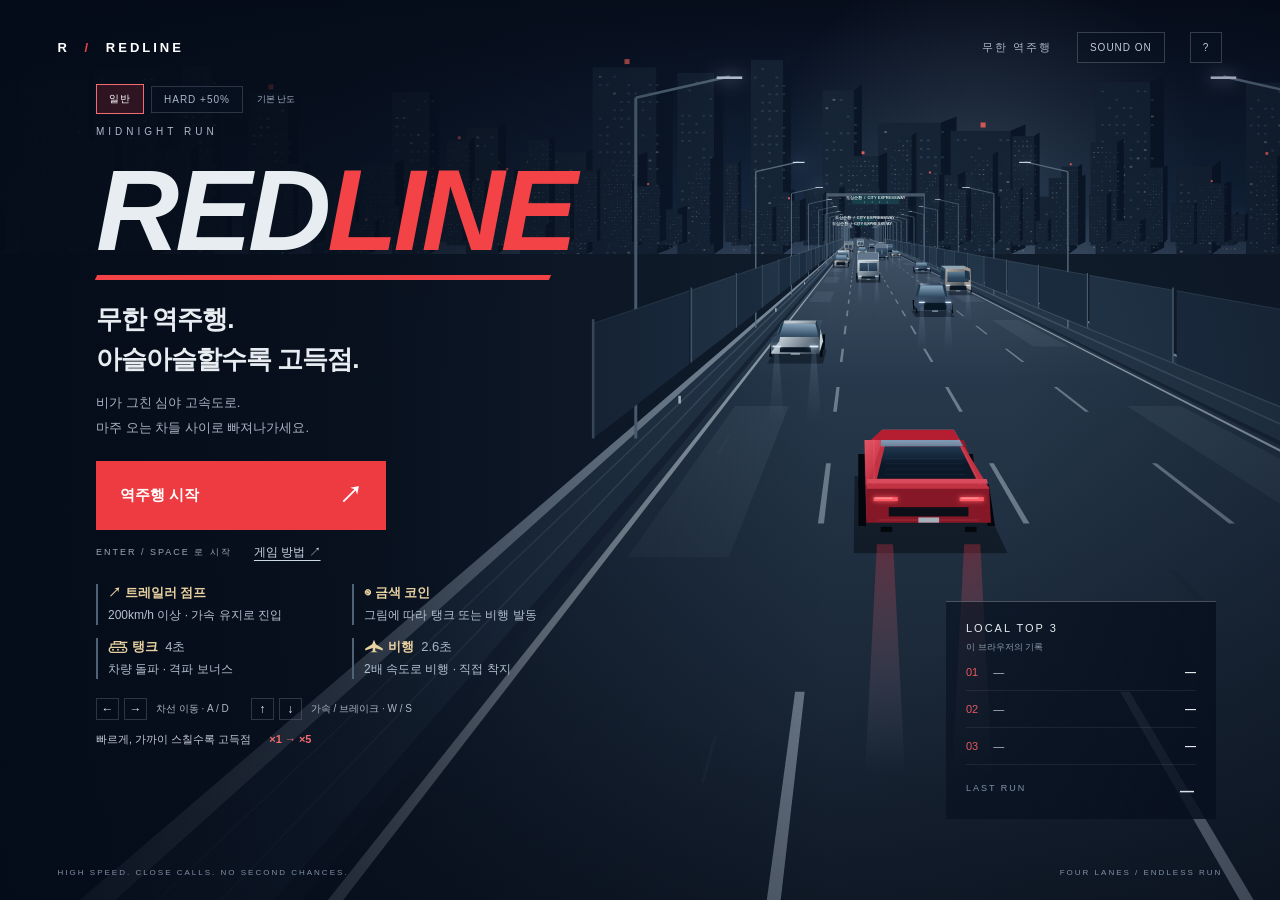
<file: index.html>
<!doctype html><html lang="ko"><head><meta charset="utf-8"><meta name="viewport" content="width=device-width,initial-scale=1,viewport-fit=cover"><meta name="theme-color" content="#08111f"><title>REDLINE — 무한 역주행</title><link rel="stylesheet" href="style.css"></head><body><canvas id="scene" aria-label="젖은 심야 도심 고속도로의 역주행 레이싱"></canvas><header><a class="wordmark" href="#">R<span> / </span>REDLINE</a><div class="header-right"><span id="modeBadge">무한 역주행</span><button id="mute" aria-label="음소거 전환">SOUND OFF</button><button id="help" aria-label="게임 방법">?</button><button id="pause" hidden>Ⅱ</button></div></header><main id="menu"><div class="modepicker"><button data-mode="normal" aria-pressed="true">일반</button><button data-mode="hard" aria-pressed="false">HARD +50%</button><span id="modeInfo">기본 난도</span></div><div class="edition">MIDNIGHT RUN</div><h1>RED<span>LINE</span><i></i></h1><h2>무한 역주행.<br>아슬아슬할수록 고득점.</h2><p class="intro">비가 그친 심야 고속도로.<br>마주 오는 차들 사이로 빠져나가세요.</p><button class="primary" id="start">역주행 시작 <span>↗</span></button><div class="start-meta"><span class="enter">ENTER / SPACE 로 시작</span><button id="howTo" class="help-link">게임 방법 ↗</button></div><div class="feature-guide" aria-label="특수 기능 안내"><div><b>↗ 트레일러 점프</b><span>200km/h 이상 · 가속 유지로 진입</span></div><div><b>◉ 금색 코인</b><span>그림에 따라 탱크 또는 비행 발동</span></div><div><b><svg viewBox="0 0 32 24" aria-hidden="true"><rect x="2" y="14" width="28" height="8" rx="4" fill="none" stroke="currentColor" stroke-width="2"/><path d="M5 14V9h21v5M10 9V5h10v4M20 6h11" fill="none" stroke="currentColor" stroke-width="2"/><circle cx="8" cy="18" r="1.5" fill="currentColor"/><circle cx="16" cy="18" r="1.5" fill="currentColor"/><circle cx="24" cy="18" r="1.5" fill="currentColor"/></svg> 탱크 <em id="menuTankDuration">4초</em></b><span>차량 돌파 · 격파 보너스</span></div><div><b><svg viewBox="0 0 32 24" aria-hidden="true"><path d="M16 2l3 7 11 7v3l-12-4v5l4 2H10l4-2v-5L2 19v-3l11-7z" fill="currentColor"/></svg> 비행 <em id="menuFlyDuration">2.6초</em></b><span>2배 속도로 비행 · 직접 착지</span></div></div><div class="instructions"><div><kbd>←</kbd><kbd>→</kbd><span>차선 이동 · A / D</span></div><div><kbd>↑</kbd><kbd>↓</kbd><span>가속 / 브레이크 · W / S</span></div></div><p class="mobile-menu-instructions">← → 터치로 이동 · GAS / BRAKE는 누르고 유지</p><p class="risk">빠르게, 가까이 스칠수록 고득점 <b>×1 → ×5</b></p></main><aside id="records"><div class="record-title"><b id="rankTitle">LOCAL TOP 3</b> <span>이 브라우저의 기록</span></div><div id="ranking"></div><div class="last">LAST RUN <b id="last">—</b></div></aside><div id="hud" hidden><div class="score"><label>SCORE</label><strong id="score">0</strong><span id="combo">근접 회피로 추가 점수</span></div><div class="timer"><label>DRIVE TIME</label><strong id="time">0:00.0</strong><small id="trafficPressure">상대 접근 ×1.00</small></div><div class="speed"><strong id="speed">120</strong><span>KM/H</span><div class="meter"><i id="meter"></i></div><b id="mult">×2</b><small id="gear">CRUISE</small></div><div class="drivehint">← → 차선　 ↑ 가속　 ↓ 브레이크　 ESC 일시정지</div><div id="powerStatus" hidden aria-label="아이템 남은 시간"><div class="power-summary"><span id="powerIcon" aria-hidden="true">▰</span><b id="powerName"></b><strong id="powerRemaining"></strong></div><div id="powerTrack" role="progressbar" aria-label="아이템 지속 시간"><i id="powerGauge"></i></div><small id="powerHint"></small></div><div id="rampHint" hidden><b id="rampText"></b><span id="rampCondition"></span></div><div id="streak" hidden></div><div id="pop" role="status"></div></div><section id="modal" hidden><div class="modal-inner"><div class="edition" id="resultLabel">RUN COMPLETE</div><h2 id="resultTitle">주행 결과</h2><strong class="final" id="final">0</strong><p id="resultMeta"></p><label id="nameLabel">DRIVER <input id="nickname" maxlength="10" placeholder="이니셜 또는 닉네임" value="DRIVER"></label><p id="storage" role="status"></p><button class="primary" id="again">다시하기 <span>↗</span></button><button class="textbutton" id="pauseHelp" hidden>게임 방법</button><button class="textbutton" id="home">시작 화면</button><div class="enter">ENTER / SPACE</div></div></section><div id="touch"><button data-lane="-1" aria-label="왼쪽 차선">←</button><button data-lane="1" aria-label="오른쪽 차선">→</button><button data-hold="brake">BRAKE</button><button data-hold="gas">GAS</button></div><footer id="footer"><span>HIGH SPEED. CLOSE CALLS. NO SECOND CHANCES.</span><span>FOUR LANES / ENDLESS RUN</span></footer><section id="tutorial" hidden role="dialog" aria-modal="true" aria-labelledby="tutorialTitle"><div class="tutorial-panel"><div class="tutorial-top"><span id="tutorialStepCount">01 / 03</span><button id="tutorialClose" aria-label="게임 방법 닫기">×</button></div><h2 id="tutorialTitle">조작 방법</h2><nav class="tutorial-progress" aria-label="안내 순서"><i id="tutorialDot0"></i><i id="tutorialDot1"></i><i id="tutorialDot2"></i></nav><div class="tutorial-content"><div id="tutorialStep0"><p class="tutorial-lead">틈을 보고 가속하고, 막히면 브레이크.</p><div class="keyboard-help"><div class="guide-row"><span class="guide-keys"><kbd>←</kbd><kbd>→</kbd><small>A / D</small></span><p><b>차선 이동</b><span>한 번 누르면 한 차선. 길게 눌러도 연속 이동하지 않습니다.</span></p></div><div class="guide-row"><span class="guide-keys"><kbd>↑</kbd><small>W</small></span><p><b>가속 · 누르고 유지</b><span>키를 놓으면 서서히 순항 속도로 돌아옵니다.</span></p></div><div class="guide-row"><span class="guide-keys"><kbd>↓</kbd><small>S</small></span><p><b>강한 브레이크 · 누르고 유지</b><span>가속과 동시에 누르면 브레이크가 우선입니다.</span></p></div><div class="guide-row"><span class="guide-keys"><kbd>Esc</kbd></span><p><b>일시정지 / 재개</b><span>탭을 벗어나도 자동 정지. 돌아와서 직접 재개하세요.</span></p></div></div><div class="mobile-help"><div class="guide-row"><span class="guide-keys"><kbd>←</kbd><kbd>→</kbd></span><p><b>차선 이동 · 한 번 터치</b><span>원하는 방향 버튼을 누를 때마다 한 차선 이동합니다.</span></p></div><div class="guide-row"><span class="guide-keys"><kbd>GAS</kbd><kbd>BRAKE</kbd></span><p><b>가속 / 브레이크 · 누르고 유지</b><span>이동 버튼과 함께 누를 수 있습니다. 브레이크가 우선입니다.</span></p></div><div class="guide-row"><span class="guide-keys"><kbd>Ⅱ</kbd><kbd>?</kbd></span><p><b>일시정지 / 게임 방법</b><span>오른쪽 위 버튼을 누르세요. 재개는 직접 눌러야 합니다.</span></p></div></div><p class="guide-note">충돌하면 종료. 제한 시간 없이 점수를 쌓습니다.</p></div><div id="tutorialStep1" hidden><p class="tutorial-lead">빠르게 달리고, 가까이 스칠수록 고득점.</p><dl class="score-guide"><div><dt>안전하게 한 대 통과</dt><dd>100점</dd></div><div><dt>근접 회피 추가</dt><dd>최대 300점</dd></div><div><dt>속도 배율</dt><dd>×1 / ×2 / ×3 / ×5</dd></div><div><dt>연속 근접 콤보</dt><dd>최대 +40%</dd></div></dl><p class="speed-thresholds" id="tutorialThresholds"></p><div class="score-example"><small>계산 예시 · 콤보 없음</small><b>(100 + 근접 보너스 200) × 3 = <em>900점</em></b></div><p class="guide-note">완전히 통과한 뒤 점수 확정. 근접 당시 속도로 배율을 계산합니다. 일반 통과 시 근접 콤보가 끊깁니다.</p><p class="guide-note" id="tutorialSpecialScore"></p></div><div id="tutorialStep2" hidden><p class="tutorial-lead">금색 코인은 획득 즉시 발동합니다.</p><div class="special-guide"><div><span class="feature-symbol">◉</span><p><b>금색 코인</b><span>그림에 맞는 아이템이 자동 발동. 사용 중에는 재획득·중첩되지 않습니다.</span></p></div><div><span class="feature-symbol"><svg viewBox="0 0 32 24" aria-hidden="true"><rect x="2" y="14" width="28" height="8" rx="4" fill="none" stroke="currentColor" stroke-width="2"/><path d="M5 14V9h21v5M10 9V5h10v4M20 6h11" fill="none" stroke="currentColor" stroke-width="2"/><circle cx="8" cy="18" r="1.5" fill="currentColor"/><circle cx="16" cy="18" r="1.5" fill="currentColor"/><circle cx="24" cy="18" r="1.5" fill="currentColor"/></svg></span><p><b id="tutorialTankName"></b><span>앞 차량을 밀어버리고 격파 보너스를 받습니다. 종료 즉시 일반 차량으로 돌아옵니다.</span></p></div><div><span class="feature-symbol"><svg viewBox="0 0 32 24" aria-hidden="true"><path d="M16 2l3 7 11 7v3l-12-4v5l4 2H10l4-2v-5L2 19v-3l11-7z" fill="currentColor"/></svg></span><p><b id="tutorialFlyName"></b><span>2배 속도로 날며 좌우 이동 가능. 착지 보정·충돌 보호는 없으니 빈 차선을 고르세요.</span></p></div><div><span class="feature-symbol">↗</span><p><b id="tutorialRampName"></b><span>트레일러 뒤로 가속하며 진입하면 자동 점프. 브레이크를 함께 누르면 발동하지 않습니다.</span></p></div></div><p class="guide-note">남은 시간과 게이지를 확인하세요. 종료 직전 차체가 천천히 점멸하고 HUD가 주황색으로 바뀝니다. 아이템 연출·사용 시간은 주행 시간에 포함되지 않습니다.</p></div></div><div class="tutorial-bottom"><label><input id="tutorialDontShow" type="checkbox"> 다음부터 보지 않기</label><span id="tutorialSaveHint" role="status"></span><div class="tutorial-actions"><button id="tutorialSkip" class="help-link">건너뛰고 시작</button><button id="tutorialBack" class="secondary-tutorial" hidden>이전</button><button id="tutorialNext" class="primary">다음 →</button></div></div></div></section><script src="game.js"></script></body></html>
</file>
<file: style.css>
:root{color-scheme:dark;--white:#e8edf2;--muted:#9eaabb;--red:#f44347}*{box-sizing:border-box}body{margin:0;background:#08111f;color:var(--white);font-family:Arial,'Noto Sans KR','Malgun Gothic',sans-serif;overflow:hidden}button,a,input{-webkit-tap-highlight-color:transparent}button,input{font:inherit}button{cursor:pointer}button:focus-visible,a:focus-visible,input:focus-visible{outline:2px solid white;outline-offset:6px}[hidden]{display:none!important}canvas{position:fixed;inset:0;width:100%;height:100%}body:after{content:'';position:fixed;inset:0;pointer-events:none;background:linear-gradient(90deg,#050c19ed 0%,#050c19b0 27%,transparent 65%)}header,main,aside,footer,#hud,#modal,#touch{position:absolute;z-index:2}header{top:32px;left:4.5%;right:4.5%;display:flex;justify-content:space-between;align-items:center}.wordmark{text-decoration:none;color:white;font-weight:900;letter-spacing:3px;font-size:13px}.wordmark span{color:var(--red);margin:0 8px}.header-right{display:flex;align-items:center;gap:25px;color:#aab5c5;font-size:11px;letter-spacing:2px}.header-right button{border:1px solid #ffffff30;color:#c5cbd5;padding:9px 12px;background:#09132170;font-size:10px;letter-spacing:1px}main{left:7.5%;top:19%;width:48%}.edition{font-size:10px;letter-spacing:4px;color:#aebaca}h1{font-family:Impact,'Arial Narrow',sans-serif;font-style:italic;font-size:clamp(76px,10.5vw,164px);font-weight:900;line-height:.95;letter-spacing:-4px;margin:23px 0 28px;position:relative;width:max-content}h1 span{color:var(--red)}h1 i{display:block;width:95%;height:5px;background:var(--red);transform:skewX(-25deg);margin-top:10px}h2{font-size:clamp(22px,2.35vw,35px);letter-spacing:-1px;line-height:1.5;margin:18px 0}.intro{color:#a8b3c2;font-size:13px;line-height:1.9}.primary{display:flex;justify-content:space-between;align-items:center;width:290px;background:#ed3b41;color:white;border:0;padding:19px 24px;font-weight:700;font-size:15px;margin-top:28px}.primary:hover{background:#ff5258}.primary span{font-size:23px}.enter{font-size:9px;letter-spacing:2px;color:#9ba6b7;margin-top:12px}.instructions{margin-top:30px;display:flex;gap:22px}.instructions>div{display:flex;align-items:center;gap:5px}kbd{border:1px solid #69758765;min-width:23px;text-align:center;padding:3px;font-family:inherit;font-size:12px}.instructions span{font-size:10px;color:#acb6c5;margin-left:4px}.risk{font-size:11px;color:#c4cbd6;margin-top:18px}.risk b{margin-left:15px;color:#f16b6e}aside{right:5%;bottom:9%;width:270px;padding:20px;background:linear-gradient(90deg,#07101e9c,#07101ede);border-top:1px solid #ffffff40}.record-title{font-size:11px;letter-spacing:2px}.record-title span{display:block;font-size:9px;letter-spacing:0;color:#8d9caf;margin-top:7px}.rankrow{display:flex;justify-content:space-between;gap:15px;padding:12px 0;border-bottom:1px solid #ffffff12;font-size:11px}.rankrow span{flex:1;color:#b7c1d0}.rankrow em{font-style:normal;color:#e65a60}.last{font-size:9px;letter-spacing:2px;color:#8292a8;display:flex;justify-content:space-between;margin-top:18px}.last b{color:#dce2ea;font-size:14px}footer{left:4.5%;right:4.5%;bottom:23px;display:flex;justify-content:space-between;color:#8190a5;font-size:8px;letter-spacing:2px}body.playing:after{background:linear-gradient(#030a1250,transparent 25%,transparent 75%,#030a1260)}#hud{inset:0;pointer-events:none;font-variant-numeric:tabular-nums}.score{position:absolute;top:105px;left:5%}#hud label{display:block;font-size:10px;letter-spacing:3px;color:#adbbca}#hud strong{display:block;font-size:46px;font-weight:800;letter-spacing:-2px}.score span{display:block;font-size:12px;margin-top:5px;color:#ff9292}.timer{position:absolute;top:105px;right:5%;text-align:right}.timer strong{font-weight:300!important}.speed{position:absolute;bottom:65px;right:6%;width:200px;text-align:right}.speed strong{font-size:76px!important;font-style:italic}.speed>span{font-size:10px;letter-spacing:3px;color:#b5c1d0}.meter{height:3px;background:#ffffff25;margin:12px 0}.meter i{display:block;height:100%;background:var(--red)}.speed b{font-size:24px;color:#ff7379;float:left}.speed small{font-size:10px;letter-spacing:2px}.drivehint{position:absolute;left:5%;bottom:40px;font-size:10px;color:#9cabbc}#pop{position:absolute;right:6%;top:44%;text-align:right;color:#fff;font-weight:800;font-size:26px;text-shadow:0 3px 15px black;white-space:pre-line}#modal{inset:0;background:#030914b8;backdrop-filter:blur(9px);display:grid;place-items:center;text-align:center}.modal-inner{width:min(380px,90vw)}.modal-inner h2{font-size:32px}.final{font-size:76px;letter-spacing:-4px}#resultMeta{font-size:12px;color:#aebdcc;line-height:1.9}#nameLabel{display:flex;align-items:center;justify-content:center;gap:15px;font-size:10px;letter-spacing:2px;margin:22px 0}input{width:180px;background:#ffffff08;border:0;border-bottom:1px solid #526175;padding:10px;color:white}#modal .primary{width:100%}.textbutton{border:0;background:none;color:#aebaca;margin:20px;font-size:12px}#storage{font-size:11px;color:#ffb9a2}#touch{display:none;bottom:15px;left:4%;right:4%;gap:8px}#touch button{background:#101d30a6;color:white;border:1px solid #ffffff30;padding:17px;touch-action:none;user-select:none;flex:1}#touch button:last-child{background:#a32935b0}@media(max-width:800px){main{left:7%;top:18%;width:85%}h1{font-size:19vw}h2{font-size:24px}.intro{font-size:12px}.instructions{flex-direction:column;gap:8px;margin-top:24px}aside{bottom:7%;right:5%;width:210px;padding:14px}.risk{max-width:220px;line-height:1.8}.header-right>span{display:none}footer span:last-child{display:none}.primary{width:230px}.score{top:90px}.timer{top:90px}.speed{bottom:105px;width:150px}.drivehint{display:none}.playing #touch{display:flex}#hud strong{font-size:35px}.speed strong{font-size:60px!important}body:after{background:linear-gradient(90deg,#050c19e8,transparent 140%)}.rankrow{padding:8px 0}}@media(max-height:700px){main{top:15%}h1{font-size:90px;margin:16px 0}h2{font-size:22px;margin:12px 0}.intro{display:none}.instructions{margin-top:17px}.primary{margin-top:18px}aside{bottom:10%}}
@media(max-width:600px) and (min-height:701px){main{top:15%}.instructions{margin-top:18px}.risk{font-size:10px;max-width:none;margin-top:12px}.risk b{margin-left:5px}aside{left:7%;right:7%;bottom:7%;width:auto;padding:12px 0;background:#07101ec9}.record-title{font-size:9px;display:flex;justify-content:space-between;align-items:center}.record-title span{margin:0;font-size:8px}#ranking{display:flex;gap:13px}.rankrow{flex:1;flex-wrap:wrap;gap:5px;font-size:9px;padding:12px 0}.rankrow span{min-width:40px}.rankrow b{width:100%;padding-left:12px}.last{margin-top:10px;font-size:8px}.last b{font-size:11px}}

.jumphelp{font-size:10px;color:#d7b98b;line-height:1.7;margin:15px 0 -12px}#streak{position:absolute;left:5%;top:200px;padding:8px 0 8px 12px;border-left:3px solid #ffad52;font-size:16px;font-weight:800;letter-spacing:.5px;color:#ffca86;text-shadow:0 2px 10px #030710}#streak.hot{border-color:#ffc477;color:#ffe4b0;text-shadow:0 0 16px #ff6a2870}.hot:before{content:'◆ ';color:#ff8f43}@media(max-width:600px){.jumphelp{font-size:9px;max-width:280px;margin-bottom:-6px}#streak{top:174px;font-size:12px}.instructions{margin-top:22px}aside{bottom:4.5%}}

#cinematic{position:absolute;z-index:3;top:12%;left:0;right:0;text-align:center;pointer-events:none}#cinematic span{font-size:10px;letter-spacing:4px;color:#aab9c9}#cinematic strong{display:block;margin-top:14px;font-size:30px;letter-spacing:1px;color:#edf3f8;text-shadow:0 2px 20px #07101b}

.modepicker{position:absolute;top:-42px;display:flex;align-items:center;gap:7px}.modepicker button{padding:7px 12px;border:1px solid #75829755;background:#08122180;color:#a8b6c8;font-size:10px;letter-spacing:1px}.modepicker button[aria-pressed="true"]{color:#fff;border-color:#f36c71;background:#9c263344}.modepicker span{font-size:9px;color:#a6b3c5;margin-left:7px}.record-title b{font-weight:400}@media(max-width:600px){.modepicker{top:-34px}.modepicker button{padding:6px 9px}.modepicker span{font-size:8px;margin-left:2px}}

#powerStatus{position:absolute;top:26px;left:50%;transform:translateX(-50%);color:#ffe3a0;background:#172237c9;border:1px solid #d3b66770;padding:10px 15px;white-space:nowrap;font-size:12px;font-weight:700}@media(max-width:600px){#powerStatus{top:72px;font-size:10px;padding:6px 10px}.playing .score,.playing .timer{top:115px}.playing #streak{top:202px}}

.revealing .speed,.revealing .drivehint,.revealing #streak{opacity:0}.revealing #touch{opacity:.25;pointer-events:none}

#trafficPressure{display:block;font-size:10px;letter-spacing:.5px;color:#efaa9b;margin-top:7px}
/* Readable menu features, effect status and a modal tutorial. */
main{top:14%;width:51%;max-width:740px}h1{font-size:clamp(76px,9vw,136px);margin:19px 0 20px}main h2{font-size:clamp(22px,2.05vw,31px);margin:12px 0}.intro{margin:10px 0}.primary{margin-top:20px}.start-meta{display:flex;align-items:center;gap:22px;margin:10px 0 19px}.start-meta .enter{margin:0}.help-link{padding:4px 0;background:transparent;border:0;color:#cbd8e5;text-decoration:underline;text-underline-offset:4px;font-size:12px}.feature-guide{display:grid;grid-template-columns:1fr 1fr;gap:13px 22px;max-width:490px}.feature-guide>div{border-left:2px solid #506276;padding-left:10px}.feature-guide b{display:block;font-size:13px;color:#e8d0a0}.feature-guide span{display:block;font-size:11px;color:#b4c1d0;line-height:1.6;margin-top:4px}.feature-guide em{font-style:normal;color:#a7b6c7;font-weight:400;margin-left:4px}.instructions{margin-top:19px}.risk{margin-top:12px}
#powerStatus{top:auto;left:5%;bottom:90px;transform:none;width:230px;padding:12px;white-space:normal;background:#0b1727e8;border:1px solid #899eae75;border-radius:5px;color:#e9f2f8;pointer-events:none}.power-summary{display:flex;align-items:center;gap:9px}.power-summary #powerIcon{font-size:23px;color:#e6c782}.power-summary b{font-size:13px;flex:1}#hud .power-summary strong{font-size:22px;letter-spacing:0}#powerTrack{height:6px;background:#ffffff1e;border-radius:4px;overflow:hidden;margin:10px 0 8px}#powerGauge{display:block;height:100%;background:#8ccecf;width:0;border-radius:4px}#powerHint{display:block;font-size:10px;line-height:1.6;color:#aebed0}#powerStatus.ending{border-color:#f7a561}#powerStatus.ending #powerRemaining,#powerStatus.ending #powerIcon{color:#ffc07d}#powerStatus.ending #powerGauge{background:#f0a15e}#rampHint{position:absolute;top:88px;left:50%;transform:translateX(-50%);max-width:360px;padding:9px 16px;text-align:center;border-left:3px solid #e1b66c;background:#101c2cda;color:#f1d59d}#rampHint b{font-size:13px}#rampHint span{display:block;font-size:10px;margin-top:4px;color:#b6c7d8}#rampHint.ready{border-color:#9ce0c7;color:#b2ecd8}
#tutorial{position:fixed;inset:0;z-index:20;background:#030a15d9;backdrop-filter:blur(10px);display:grid;place-items:center;padding:22px}.tutorial-panel{display:flex;flex-direction:column;width:min(660px,100%);max-height:calc(100dvh - 44px);background:#101d2e;border:1px solid #506278;border-radius:8px;box-shadow:0 25px 100px #0009;padding:25px 30px;color:#ecf0f5}.tutorial-top{display:flex;justify-content:space-between;align-items:center}.tutorial-top>span{color:#e4ab83;font-size:11px;letter-spacing:3px}.tutorial-top button{background:none;border:0;color:#d3deea;font-size:28px;padding:0 4px;line-height:1}.tutorial-panel h2{font-size:28px;margin:12px 0 13px;line-height:1.3}.tutorial-progress{display:flex;gap:7px;margin-bottom:14px}.tutorial-progress i{height:3px;flex:1;background:#334459}.tutorial-progress i.current{background:#e87270}.tutorial-content{overflow-y:auto;min-height:0;overscroll-behavior:contain;padding:0 6px 0 0}.tutorial-lead{color:#b9c8d9;font-size:13px;margin:3px 0 18px}.guide-row{display:flex;gap:17px;align-items:center;margin:17px 0}.guide-keys{flex:0 0 105px;display:flex;align-items:center;gap:5px;flex-wrap:wrap}.guide-keys kbd{font-size:14px;min-width:30px;padding:6px}.guide-keys small{font-size:10px;color:#97a9be;width:100%}.guide-row p,.special-guide p{margin:0;flex:1}.guide-row b,.special-guide b{display:block;font-size:13px;margin-bottom:5px}.guide-row p>span,.special-guide p>span{display:block;font-size:12px;line-height:1.65;color:#b8c7d8}.guide-note{font-size:11px;color:#aebed1;line-height:1.75;margin:13px 0 0}.score-guide{margin:8px 0}.score-guide>div{display:flex;justify-content:space-between;gap:15px;padding:12px 0;border-bottom:1px solid #ffffff16;font-size:13px}.score-guide dd{margin:0;color:#edcba0;font-weight:700}.speed-thresholds{font-size:10px;line-height:1.8;color:#9cafc5}.score-example{padding:15px;background:#243447;border-left:2px solid #e4ab83;margin:15px 0}.score-example small{display:block;font-size:10px;color:#a9bbd0;margin-bottom:7px}.score-example b{font-size:15px}.score-example em{font-style:normal;color:#f0ca98}.special-guide>div{display:flex;gap:15px;margin:15px 0}.feature-symbol{font-size:23px;min-width:28px;color:#e3bf82}.tutorial-bottom{border-top:1px solid #ffffff20;margin-top:18px;padding-top:14px}.tutorial-bottom>label{display:inline-flex;align-items:center;gap:8px;font-size:12px;color:#b9c8d9}.tutorial-bottom input{width:16px;height:16px;margin:0;accent-color:#ed696b}.tutorial-actions{display:flex;gap:12px;align-items:center;margin-top:16px}.tutorial-actions .primary{width:auto;min-width:155px;justify-content:center;padding:14px 20px;margin:0 0 0 auto;font-size:14px}.secondary-tutorial{background:#293c51;border:1px solid #53667c;color:#dce6ef;padding:13px 16px;font-size:12px}.tutorial-actions .help-link{font-size:11px}.mobile-help{display:none}#tutorialSaveHint{font-size:10px;color:#e5b285;display:block;margin-top:5px}
@media(max-width:800px){main{top:14%;width:86%}main h1{font-size:19vw;margin:18px 0}main h2{font-size:24px}.feature-guide{gap:11px 13px;max-width:430px}.feature-guide b{font-size:12px}.feature-guide span{font-size:10px}.instructions{margin-top:17px}.start-meta{margin-bottom:15px}.intro{display:none}aside{bottom:4%}.playing .score,.playing .timer{top:115px}#powerStatus{top:auto;bottom:100px;left:4%;width:164px;padding:9px}#hud .power-summary strong{font-size:18px}.power-summary{gap:6px}.power-summary b{font-size:11px}.power-summary #powerIcon{font-size:18px}#powerHint{font-size:9px}#rampHint{top:75px;width:270px;padding:7px 10px}#rampHint b{font-size:11px}#rampHint span{font-size:9px;margin-top:2px}.tutorial-panel{padding:19px 19px;max-height:calc(100dvh - 24px)}#tutorial{padding:12px}.tutorial-panel h2{font-size:24px}.tutorial-actions{gap:8px}.tutorial-actions .primary{min-width:130px;font-size:13px;padding:13px}.guide-keys{flex-basis:85px}.guide-row{gap:12px}.guide-row p>span,.special-guide p>span{font-size:11px}.score-example b{font-size:13px}.tutorial-lead{font-size:12px}.keyboard-help{display:none}.mobile-help{display:block}.tutorial-actions .help-link{font-size:10px}}
@media(max-height:740px){main{top:13%}main h1{font-size:clamp(64px,8vw,98px);margin:12px 0}main h2{font-size:22px;line-height:1.35}.feature-guide{gap:8px 16px}.primary{padding:14px 21px;margin-top:14px}.feature-guide span{font-size:10px}.instructions{margin-top:12px}.risk{margin-top:7px}.start-meta{margin:8px 0 12px}.tutorial-panel{padding:15px 22px}.tutorial-panel h2{font-size:23px}.tutorial-bottom{margin-top:12px;padding-top:10px}.tutorial-actions{margin-top:10px}.guide-row{margin:12px 0}}
@media(max-width:600px){main h1{font-size:19vw}.feature-guide{max-width:100%}aside{bottom:4%;padding:10px 0}.record-title{font-size:9px}.rankrow{padding:9px 0}.last{margin-top:7px}.risk{max-width:none}.instructions{gap:6px}.instructions span{font-size:10px}header{top:22px}.header-right{gap:10px}.tutorial-top button{min-width:32px;min-height:32px}.tutorial-actions .primary{min-width:120px}#powerTrack{margin:8px 0 6px}}
@media(max-height:540px) and (orientation:landscape){main{top:18%;width:56%}main h1{font-size:64px}main h2{font-size:18px}.feature-guide{display:none}.instructions,.risk{display:none}#powerStatus{bottom:78px;width:170px}.score,.timer,.playing .score,.playing .timer{top:80px}#rampHint{top:67px;max-width:230px}.speed{bottom:85px}.speed strong{font-size:44px!important}.tutorial-panel{max-height:calc(100dvh - 16px)}#tutorial{padding:8px}.tutorial-panel h2{margin:4px 0 8px}.tutorial-progress{margin-bottom:7px}.tutorial-bottom{padding-top:7px}.tutorial-actions{margin-top:7px}}

.feature-guide span{font-size:12px}@media(max-width:800px){.feature-guide span{font-size:11px}}@media(max-width:600px) and (max-height:740px){.instructions,.risk{display:none}}

.feature-guide span,.special-guide p>span,.guide-row p>span{word-break:keep-all}.feature-guide b svg{width:20px;height:16px;vertical-align:-3px}.feature-symbol svg{width:28px;height:25px}#powerIcon svg{display:block;width:23px;height:23px}.mobile-menu-instructions{display:none;font-size:11px;line-height:1.7;color:#b9c8d9;margin:16px 0 0}.touch-device .mobile-menu-instructions{display:block}.touch-device .instructions{display:none}.touch-device .keyboard-help{display:none}.touch-device .mobile-help{display:block}body:not(.touch-device) .keyboard-help{display:block}body:not(.touch-device) .mobile-help{display:none}@media(max-height:740px) and (max-width:600px){.mobile-menu-instructions{font-size:10px;margin-top:10px}}
</file>
